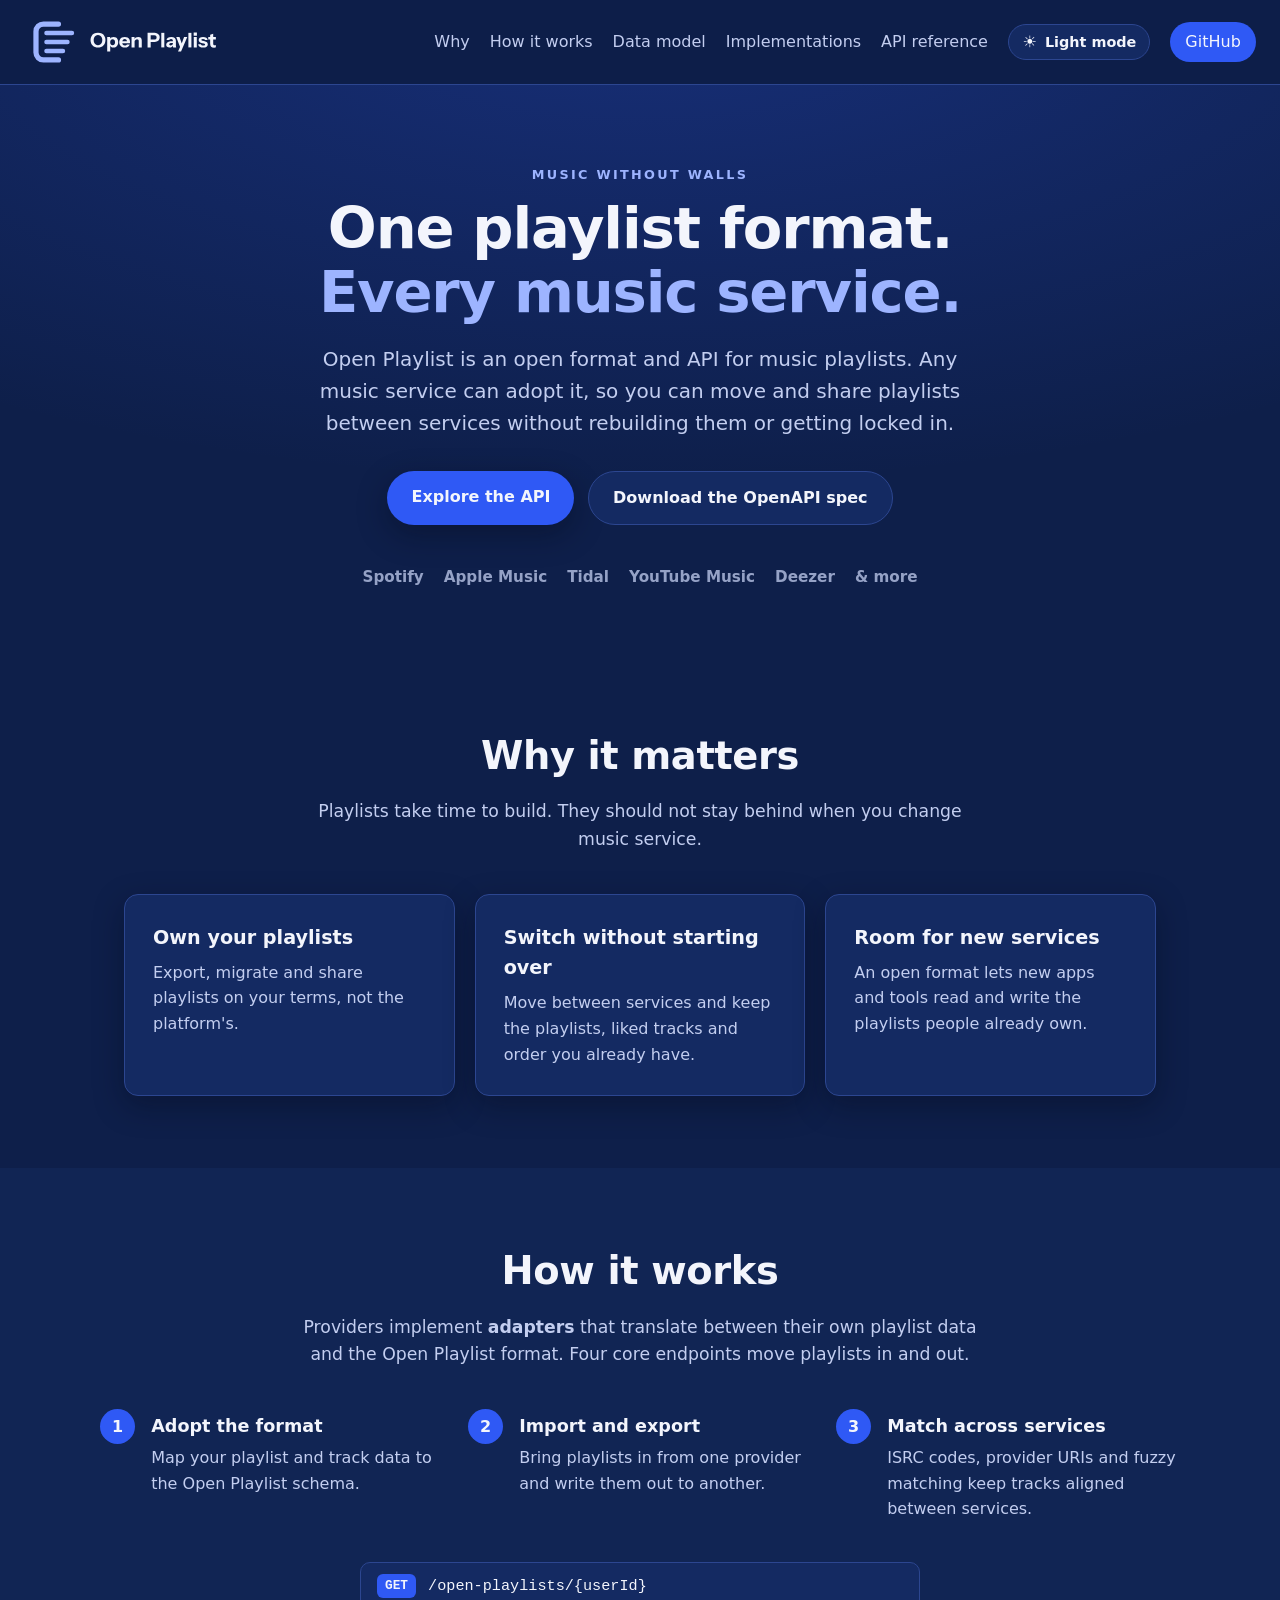
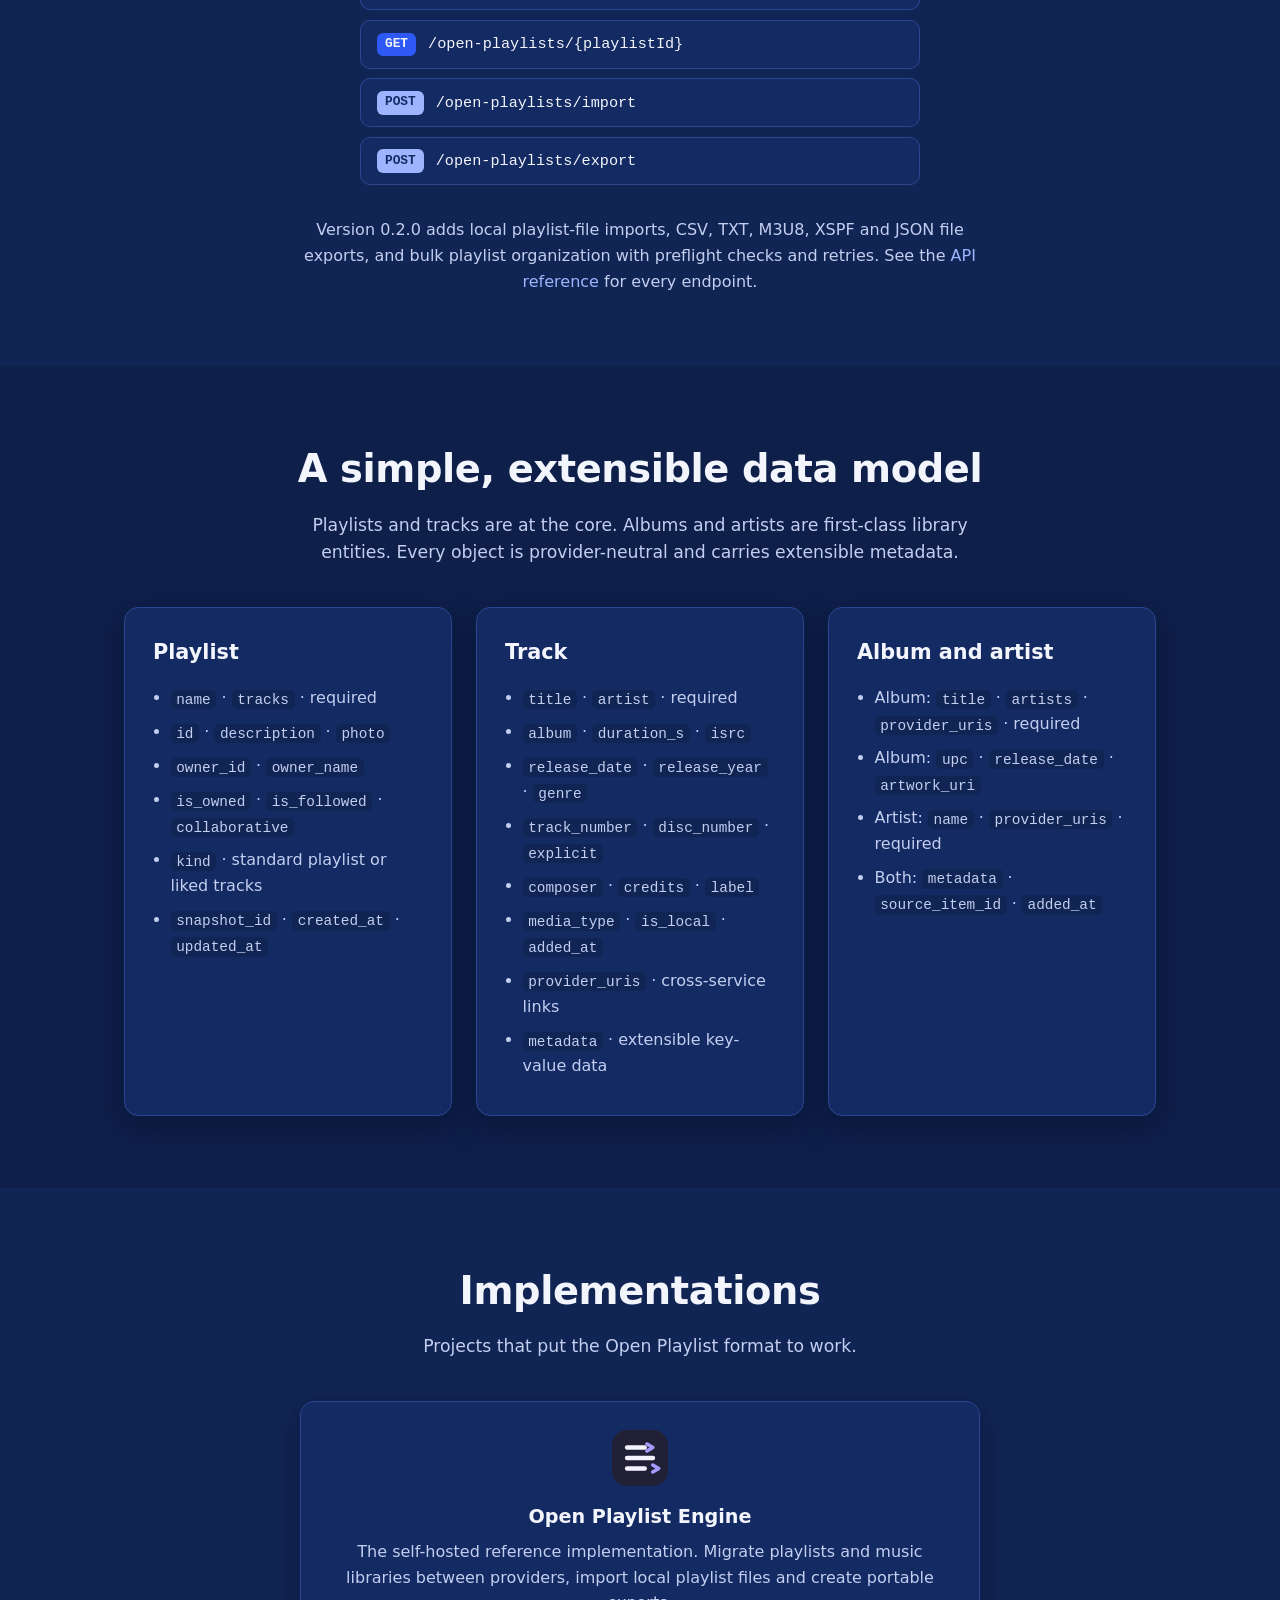
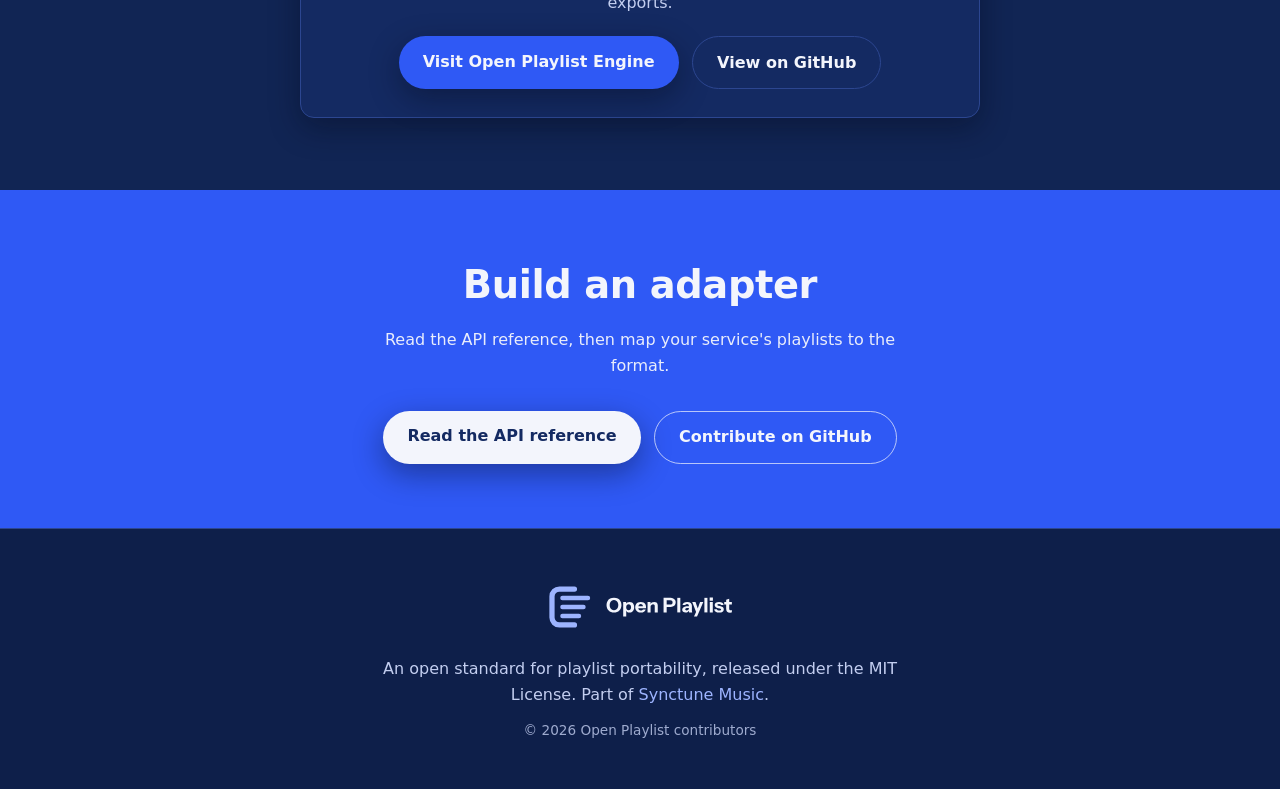
<file: site/index.html>
<!DOCTYPE html>
<html lang="en">
<head>
  <meta charset="UTF-8" />
  <meta name="viewport" content="width=device-width, initial-scale=1.0" />
  <title>Open Playlist | One playlist format for every music service</title>
  <meta name="description" content="Open Playlist is an open format and API for music playlists. Any service can adopt it, so playlists can move between Spotify, Apple Music, Tidal, YouTube Music, Deezer and more without lock-in." />
  <meta property="og:type" content="website" />
  <meta property="og:title" content="Open Playlist | One playlist format for every music service" />
  <meta property="og:description" content="An open format and API for music playlists. Move and share playlists between music services without lock-in." />
  <meta property="og:url" content="https://open-playlist.synctune.it/" />
  <meta property="og:image" content="https://open-playlist.synctune.it/assets/social-card.png" />
  <meta property="og:image:width" content="1280" />
  <meta property="og:image:height" content="640" />
  <meta property="og:image:alt" content="Blue playlist rows extending beyond an open frame." />
  <meta name="theme-color" content="#0e1f4a" />
  <link rel="canonical" href="https://open-playlist.synctune.it/" />
  <link rel="icon" type="image/svg+xml" href="assets/favicon.svg" />
  <link rel="icon" sizes="any" href="assets/favicon.ico" />
  <link rel="apple-touch-icon" href="assets/apple-touch-icon.png" />
  <script src="theme.js"></script>
  <link rel="stylesheet" href="styles.css" />
</head>
<body>
  <header class="site-header">
    <a class="brand" href="./" aria-label="Open Playlist home">
      <img class="logo-dark" src="assets/logo-on-dark.svg" alt="Open Playlist" width="200" height="60" />
      <img class="logo-light" src="assets/logo-on-light.svg" alt="Open Playlist" width="200" height="60" />
    </a>
    <nav class="nav">
      <a href="#why">Why</a>
      <a href="#how">How it works</a>
      <a href="#model">Data model</a>
      <a href="#implementations">Implementations</a>
      <a href="api">API reference</a>
      <button class="theme-toggle" type="button" data-theme-toggle>
        <span class="theme-toggle-icon" aria-hidden="true"></span>
        <span data-theme-toggle-label>Light mode</span>
      </button>
      <a class="nav-cta" href="https://github.com/mbianchidev/open-playlist">GitHub</a>
    </nav>
  </header>

  <main>
    <section class="hero">
      <div class="hero-inner">
        <p class="eyebrow">Music without walls</p>
        <h1>One playlist format.<br /><span class="accent-text">Every music service.</span></h1>
        <p class="lede">
          Open Playlist is an open format and API for music playlists. Any music
          service can adopt it, so you can move and share playlists between services
          without rebuilding them or getting locked in.
        </p>
        <div class="hero-actions">
          <a class="btn btn-primary" href="api">Explore the API</a>
          <a class="btn btn-ghost" href="open-playlist.yaml" download>Download the OpenAPI spec</a>
        </div>
        <div class="providers" aria-label="Music services the format is designed for">
          <span>Spotify</span><span>Apple Music</span><span>Tidal</span><span>YouTube Music</span><span>Deezer</span><span>&amp; more</span>
        </div>
      </div>
    </section>

    <section id="why" class="section">
      <h2>Why it matters</h2>
      <p class="section-lede">
        Playlists take time to build. They should not stay behind when you change
        music service.
      </p>
      <div class="cards">
        <article class="card">
          <h3>Own your playlists</h3>
          <p>Export, migrate and share playlists on your terms, not the platform's.</p>
        </article>
        <article class="card">
          <h3>Switch without starting over</h3>
          <p>Move between services and keep the playlists, liked tracks and order you already have.</p>
        </article>
        <article class="card">
          <h3>Room for new services</h3>
          <p>An open format lets new apps and tools read and write the playlists people already own.</p>
        </article>
      </div>
    </section>

    <section id="how" class="section section-alt">
      <h2>How it works</h2>
      <p class="section-lede">
        Providers implement <strong>adapters</strong> that translate between their own
        playlist data and the Open Playlist format. Four core endpoints move playlists
        in and out.
      </p>
      <div class="steps">
        <div class="step"><span class="step-num">1</span><div><h3>Adopt the format</h3><p>Map your playlist and track data to the Open Playlist schema.</p></div></div>
        <div class="step"><span class="step-num">2</span><div><h3>Import and export</h3><p>Bring playlists in from one provider and write them out to another.</p></div></div>
        <div class="step"><span class="step-num">3</span><div><h3>Match across services</h3><p>ISRC codes, provider URIs and fuzzy matching keep tracks aligned between services.</p></div></div>
      </div>
      <div class="endpoints">
        <code><span class="m get">GET</span> /open-playlists/{userId}</code>
        <code><span class="m get">GET</span> /open-playlists/{playlistId}</code>
        <code><span class="m post">POST</span> /open-playlists/import</code>
        <code><span class="m post">POST</span> /open-playlists/export</code>
      </div>
      <p class="section-note">
        Version 0.2.0 adds local playlist-file imports, CSV, TXT, M3U8, XSPF and JSON
        file exports, and bulk playlist organization with preflight checks and retries.
        See the <a href="api">API reference</a> for every endpoint.
      </p>
    </section>

    <section id="model" class="section">
      <h2>A simple, extensible data model</h2>
      <p class="section-lede">
        Playlists and tracks are at the core. Albums and artists are first-class
        library entities. Every object is provider-neutral and carries extensible metadata.
      </p>
      <div class="model-grid">
        <div class="model-col">
          <h3>Playlist</h3>
          <ul>
            <li><code>name</code> · <code>tracks</code> · required</li>
            <li><code>id</code> · <code>description</code> · <code>photo</code></li>
            <li><code>owner_id</code> · <code>owner_name</code></li>
            <li><code>is_owned</code> · <code>is_followed</code> · <code>collaborative</code></li>
            <li><code>kind</code> · standard playlist or liked tracks</li>
            <li><code>snapshot_id</code> · <code>created_at</code> · <code>updated_at</code></li>
          </ul>
        </div>
        <div class="model-col">
          <h3>Track</h3>
          <ul>
            <li><code>title</code> · <code>artist</code> · required</li>
            <li><code>album</code> · <code>duration_s</code> · <code>isrc</code></li>
            <li><code>release_date</code> · <code>release_year</code> · <code>genre</code></li>
            <li><code>track_number</code> · <code>disc_number</code> · <code>explicit</code></li>
            <li><code>composer</code> · <code>credits</code> · <code>label</code></li>
            <li><code>media_type</code> · <code>is_local</code> · <code>added_at</code></li>
            <li><code>provider_uris</code> · cross-service links</li>
            <li><code>metadata</code> · extensible key-value data</li>
          </ul>
        </div>
        <div class="model-col">
          <h3>Album and artist</h3>
          <ul>
            <li>Album: <code>title</code> · <code>artists</code> · <code>provider_uris</code> · required</li>
            <li>Album: <code>upc</code> · <code>release_date</code> · <code>artwork_uri</code></li>
            <li>Artist: <code>name</code> · <code>provider_uris</code> · required</li>
            <li>Both: <code>metadata</code> · <code>source_item_id</code> · <code>added_at</code></li>
          </ul>
        </div>
      </div>
    </section>

    <section id="implementations" class="section section-alt">
      <h2>Implementations</h2>
      <p class="section-lede">
        Projects that put the Open Playlist format to work.
      </p>
      <article class="card implementation-card">
        <img class="implementation-mark" src="assets/projects/open-playlist-engine.svg" alt="" width="56" height="56" />
        <h3>Open Playlist Engine</h3>
        <p>
          The self-hosted reference implementation. Migrate playlists and music
          libraries between providers, import local playlist files and create
          portable exports.
        </p>
        <div class="hero-actions">
          <a class="btn btn-primary" href="https://op-engine.synctune.it">Visit Open Playlist Engine</a>
          <a class="btn btn-ghost" href="https://github.com/mbianchidev/open-playlist-engine">View on GitHub</a>
        </div>
      </article>
    </section>

    <section class="cta-band">
      <h2>Build an adapter</h2>
      <p>Read the API reference, then map your service's playlists to the format.</p>
      <div class="hero-actions">
        <a class="btn btn-primary" href="api">Read the API reference</a>
        <a class="btn btn-ghost" href="https://github.com/mbianchidev/open-playlist">Contribute on GitHub</a>
      </div>
    </section>
  </main>

  <footer class="site-footer">
    <img class="logo-dark" src="assets/logo-on-dark.svg" alt="Open Playlist" width="200" height="60" />
    <img class="logo-light" src="assets/logo-on-light.svg" alt="Open Playlist" width="200" height="60" />
    <p>An open standard for playlist portability, released under the MIT License. Part of <a href="https://music.synctune.it">Synctune Music</a>.</p>
    <p class="muted">© <span id="year"></span> Open Playlist contributors</p>
  </footer>
  <script>document.getElementById('year').textContent = new Date().getFullYear();</script>
</body>
</html>
</file>
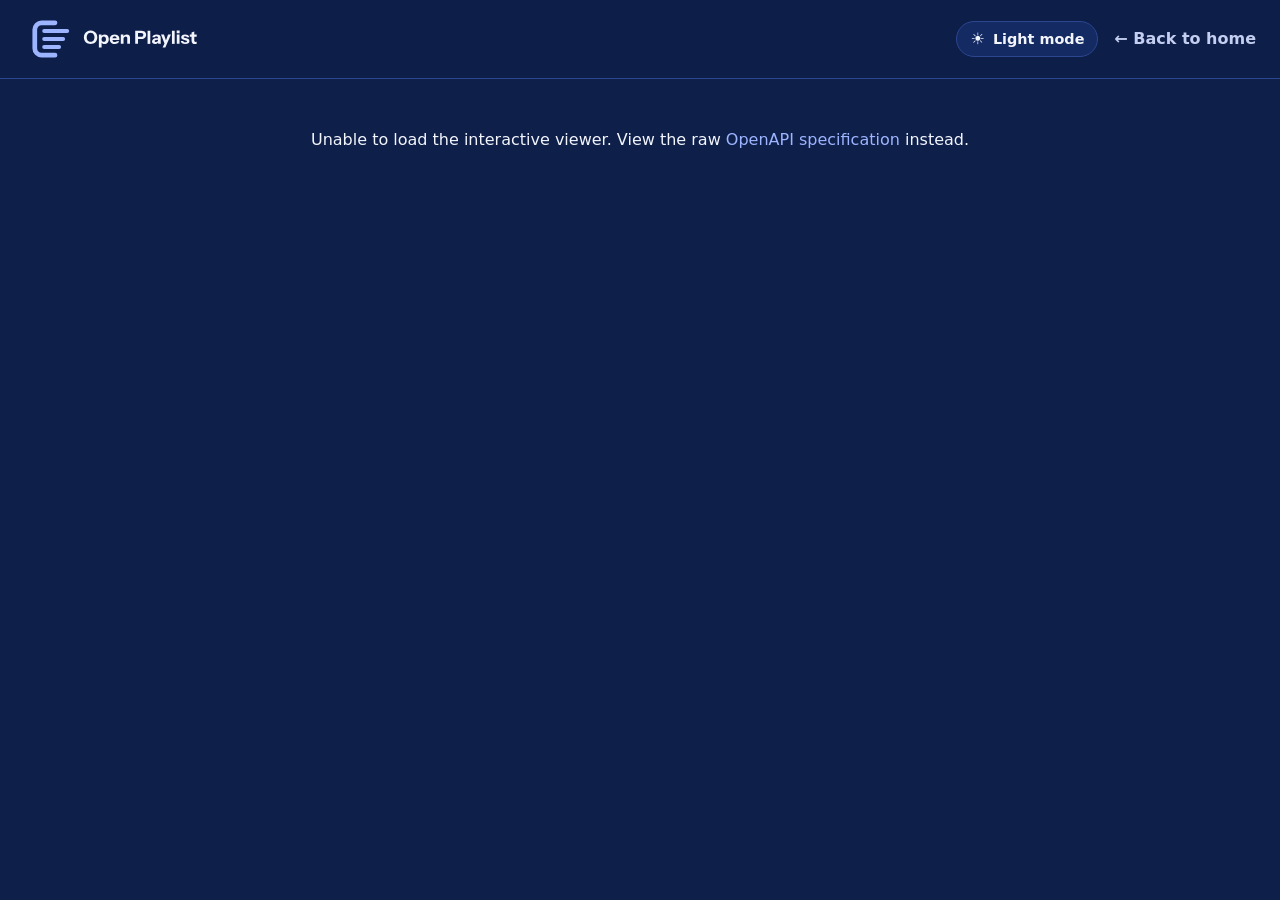
<file: site/api.html>
<!DOCTYPE html>
<html lang="en">
<head>
  <meta charset="UTF-8" />
  <meta name="viewport" content="width=device-width, initial-scale=1.0" />
  <title>API reference | Open Playlist</title>
  <meta name="description" content="Interactive reference for the Open Playlist OpenAPI specification." />
  <meta name="theme-color" content="#0e1f4a" />
  <link rel="canonical" href="https://open-playlist.synctune.it/api" />
  <link rel="icon" type="image/svg+xml" href="assets/favicon.svg" />
  <link rel="icon" sizes="any" href="assets/favicon.ico" />
  <link rel="apple-touch-icon" href="assets/apple-touch-icon.png" />
  <script src="theme.js"></script>
  <link rel="stylesheet" href="styles.css" />
  <style>body { margin: 0; }</style>
</head>
<body>
  <div class="api-topbar">
    <a class="brand" href="./" aria-label="Open Playlist home">
      <img class="logo-dark" src="assets/logo-on-dark.svg" alt="Open Playlist" width="180" height="54" />
      <img class="logo-light" src="assets/logo-on-light.svg" alt="Open Playlist" width="180" height="54" />
    </a>
    <div class="api-actions">
      <button class="theme-toggle" type="button" data-theme-toggle>
        <span class="theme-toggle-icon" aria-hidden="true"></span>
        <span data-theme-toggle-label>Light mode</span>
      </button>
      <a class="back" href="./">← Back to home</a>
    </div>
  </div>
  <div id="redoc-container">
    <noscript>
      <p style="padding:2rem;text-align:center">
        This API reference requires JavaScript. You can view the raw
        <a href="open-playlist.yaml">OpenAPI specification</a> directly.
      </p>
    </noscript>
  </div>
  <script type="module">
    const container = document.getElementById('redoc-container');
    const specUrl = 'open-playlist.yaml';

    try {
      const { init } = await import('https://cdn.redoc.ly/redoc/v3.2.0/bundles/redoc.standalone.js');
      init(
        specUrl,
        {
          disableTelemetry: true,
          downloadUrls: [{ title: 'Download OpenAPI description', url: specUrl }]
        },
        container
      );
    } catch (error) {
      console.error('Unable to load the interactive API reference.', error);
      container.innerHTML =
        '<p style="padding:2rem;text-align:center">Unable to load the interactive viewer. ' +
        'View the raw <a href="open-playlist.yaml">OpenAPI specification</a> instead.</p>';
    }
  </script>
</body>
</html>
</file>
<file: site/styles.css>
/* Colors come from the Open Playlist brand kit (synctune-io/branding,
   brands/open-playlist/colors): Transit blue #2F59F5, Deep blue #142A62,
   Chalk #F3F5FC and Night tint #9DB4FF. Surfaces are tints of Deep blue. */
:root {
  color-scheme: dark;
  --transit-blue: #2f59f5;
  --deep-blue: #142a62;
  --chalk: #f3f5fc;
  --night-tint: #9db4ff;
  --accent: var(--night-tint);
  --ink: var(--chalk);
  --slate: #c3cef0;
  --bg: #0e1f4a;
  --bg-alt: #112554;
  --surface: var(--deep-blue);
  --surface-hover: #1b3578;
  --header-bg: rgba(14, 31, 74, 0.9);
  --border: #2c4690;
  --focus: var(--night-tint);
  --radius: 14px;
  --hero-glow: rgba(47, 89, 245, 0.28);
  --shadow: 0 10px 30px rgba(4, 10, 28, 0.4);
}

:root[data-theme="light"] {
  color-scheme: light;
  --accent: var(--transit-blue);
  --ink: var(--deep-blue);
  --slate: #3b4d85;
  --bg: var(--chalk);
  --bg-alt: #e7ecfa;
  --surface: #ffffff;
  --surface-hover: #e7ecfa;
  --header-bg: rgba(243, 245, 252, 0.9);
  --border: #c9d3f1;
  --focus: var(--transit-blue);
  --hero-glow: rgba(47, 89, 245, 0.14);
  --shadow: 0 10px 30px rgba(20, 42, 98, 0.08);
}

* { box-sizing: border-box; }

html { scroll-behavior: smooth; }

body {
  margin: 0;
  font-family: "Segoe UI", system-ui, -apple-system, Roboto, Helvetica, Arial, sans-serif;
  color: var(--ink);
  background: var(--bg);
  line-height: 1.6;
  -webkit-font-smoothing: antialiased;
  transition: background-color 0.2s ease, color 0.2s ease;
}

a { color: var(--accent); text-decoration: none; }
a:hover { text-decoration: underline; }
a:focus-visible, button:focus-visible {
  outline: 3px solid var(--focus);
  outline-offset: 3px;
}

/* Header */
.site-header {
  position: sticky;
  top: 0;
  z-index: 20;
  display: flex;
  align-items: center;
  justify-content: space-between;
  gap: 1rem;
  padding: 0.75rem 1.5rem;
  background: var(--header-bg);
  backdrop-filter: blur(10px);
  border-bottom: 1px solid var(--border);
  flex-wrap: wrap;
}
.brand { display: inline-flex; align-items: center; }
.logo-light { display: none; }
:root[data-theme="light"] .logo-dark { display: none; }
:root[data-theme="light"] .logo-light { display: inline-block; }
.brand:hover { text-decoration: none; }
.nav { display: flex; align-items: center; gap: 1.25rem; flex-wrap: wrap; }
.nav a { color: var(--slate); font-weight: 500; }
.nav a:hover { color: var(--ink); text-decoration: none; }
.nav-cta {
  background: var(--transit-blue);
  color: var(--chalk) !important;
  padding: 0.45rem 0.95rem;
  border-radius: 999px;
}
.nav-cta:hover { opacity: 0.92; }

.theme-toggle {
  display: inline-flex;
  align-items: center;
  gap: 0.45rem;
  padding: 0.55rem 0.8rem;
  border: 1px solid var(--border);
  border-radius: 999px;
  background: var(--surface);
  color: var(--ink);
  font: inherit;
  font-size: 0.9rem;
  font-weight: 600;
  line-height: 1;
  cursor: pointer;
  transition: background-color 0.15s ease, border-color 0.15s ease, transform 0.15s ease;
}
.theme-toggle:hover {
  background: var(--surface-hover);
  border-color: var(--accent);
  transform: translateY(-1px);
}
.theme-toggle-icon::before {
  content: "\2600";
  display: block;
  width: 1em;
  font-size: 1rem;
  line-height: 1;
  text-align: center;
}
:root[data-theme="light"] .theme-toggle-icon::before { content: "\263E"; }

/* Hero */
.hero {
  background: radial-gradient(1200px 500px at 50% -100px, var(--hero-glow), transparent);
  padding: 5rem 1.5rem 4rem;
  text-align: center;
}
.hero-inner { max-width: 820px; margin: 0 auto; }
.eyebrow {
  text-transform: uppercase;
  letter-spacing: 0.18em;
  font-size: 0.8rem;
  font-weight: 700;
  color: var(--accent);
  margin: 0 0 0.75rem;
}
.hero h1 {
  font-size: clamp(2.2rem, 6vw, 3.6rem);
  line-height: 1.1;
  margin: 0 0 1.2rem;
  letter-spacing: -0.02em;
}
.accent-text { color: var(--accent); }
.lede {
  font-size: clamp(1.05rem, 2.5vw, 1.25rem);
  color: var(--slate);
  max-width: 680px;
  margin: 0 auto 2rem;
}
.hero-actions {
  display: flex;
  gap: 0.85rem;
  justify-content: center;
  flex-wrap: wrap;
}

.btn {
  display: inline-block;
  padding: 0.8rem 1.5rem;
  border-radius: 999px;
  font-weight: 600;
  transition: transform 0.15s ease, box-shadow 0.15s ease, opacity 0.15s ease;
}
.btn:hover { text-decoration: none; transform: translateY(-1px); }
.btn-primary { background: var(--transit-blue); color: var(--chalk); box-shadow: var(--shadow); }
.btn-ghost { background: var(--surface); color: var(--ink); border: 1px solid var(--border); }

.providers {
  display: flex;
  gap: 0.5rem 1.25rem;
  justify-content: center;
  flex-wrap: wrap;
  margin-top: 2.5rem;
  color: var(--slate);
  font-weight: 600;
  font-size: 0.95rem;
}
.providers span { opacity: 0.75; }

/* Sections */
.section { max-width: 1080px; margin: 0 auto; padding: 4.5rem 1.5rem; }
.section-alt { background: var(--bg-alt); max-width: none; }
.section-alt > * { max-width: 1080px; margin-left: auto; margin-right: auto; }
.section h2, .cta-band h2 {
  font-size: clamp(1.7rem, 4vw, 2.4rem);
  text-align: center;
  margin: 0 auto 0.75rem;
  letter-spacing: -0.01em;
}
.section-lede {
  text-align: center;
  color: var(--slate);
  max-width: 680px;
  margin: 0 auto 2.5rem;
  font-size: 1.08rem;
}

/* Cards */
.cards { display: grid; grid-template-columns: repeat(auto-fit, minmax(240px, 1fr)); gap: 1.25rem; }
.card {
  background: var(--surface);
  border: 1px solid var(--border);
  border-radius: var(--radius);
  padding: 1.75rem;
  box-shadow: var(--shadow);
}
.card h3 { margin: 0 0 0.4rem; font-size: 1.2rem; }
.card p { margin: 0; color: var(--slate); }
.implementation-card { max-width: 680px; margin: 0 auto; text-align: center; }
.implementation-mark { display: block; margin: 0 auto 1rem; }
.implementation-card .hero-actions { margin-top: 1.25rem; }

/* Steps */
.steps { display: grid; grid-template-columns: repeat(auto-fit, minmax(260px, 1fr)); gap: 1.5rem; margin-bottom: 2.5rem; }
.step { display: flex; gap: 1rem; align-items: flex-start; }
.step-num {
  flex: none;
  width: 2.2rem; height: 2.2rem;
  display: grid; place-items: center;
  border-radius: 999px;
  background: var(--transit-blue);
  color: var(--chalk);
  font-weight: 700;
}
.step h3 { margin: 0.2rem 0 0.3rem; font-size: 1.1rem; }
.step p { margin: 0; color: var(--slate); }

.endpoints { display: grid; gap: 0.6rem; max-width: 560px; margin: 0 auto; }
.endpoints code {
  display: flex;
  align-items: center;
  gap: 0.75rem;
  background: var(--surface);
  border: 1px solid var(--border);
  border-radius: 10px;
  padding: 0.7rem 1rem;
  font-family: "SFMono-Regular", Consolas, "Liberation Mono", Menlo, monospace;
  font-size: 0.95rem;
}
.m { font-weight: 700; padding: 0.1rem 0.5rem; border-radius: 6px; font-size: 0.8rem; }
.m.get { background: var(--transit-blue); color: var(--chalk); }
.m.post { background: var(--night-tint); color: var(--deep-blue); }
.section-note { text-align: center; color: var(--slate); max-width: 680px; margin: 2rem auto 0; }

/* Data model */
.model-grid { display: grid; grid-template-columns: repeat(auto-fit, minmax(280px, 1fr)); gap: 1.5rem; }
.model-col {
  background: var(--surface);
  border: 1px solid var(--border);
  border-radius: var(--radius);
  padding: 1.75rem;
  box-shadow: var(--shadow);
}
.model-col h3 { margin: 0 0 1rem; font-size: 1.3rem; }
.model-col ul { margin: 0; padding-left: 1.1rem; color: var(--slate); }
.model-col li { margin-bottom: 0.5rem; }
code {
  background: var(--bg-alt);
  border-radius: 5px;
  padding: 0.1rem 0.35rem;
  font-family: "SFMono-Regular", Consolas, "Liberation Mono", Menlo, monospace;
  font-size: 0.9em;
}

/* CTA band */
.cta-band {
  text-align: center;
  background: var(--transit-blue);
  color: var(--chalk);
  padding: 4rem 1.5rem;
}
.cta-band h2 { color: var(--chalk); }
.cta-band p { margin: 0 auto 2rem; max-width: 540px; opacity: 0.95; }
.cta-band .btn-primary { background: var(--chalk); color: var(--deep-blue); }
.cta-band .btn-ghost { background: transparent; color: var(--chalk); border-color: rgba(243, 245, 252, 0.7); }
.cta-band a:focus-visible { outline-color: var(--chalk); }

/* Footer */
.site-footer {
  text-align: center;
  padding: 3rem 1.5rem;
  border-top: 1px solid var(--border);
}
.site-footer p { margin: 0.75rem auto 0; color: var(--slate); max-width: 520px; }
.site-footer .muted { font-size: 0.85rem; opacity: 0.8; }

/* API page */
.api-topbar {
  display: flex;
  align-items: center;
  justify-content: space-between;
  padding: 0.75rem 1.5rem;
  border-bottom: 1px solid var(--border);
  position: sticky;
  top: 0;
  background: var(--header-bg);
  backdrop-filter: blur(10px);
  z-index: 20;
}
.api-actions { display: flex; align-items: center; gap: 1rem; }
.api-topbar .back { color: var(--slate); font-weight: 600; }
#redoc-container { min-height: 70vh; background: var(--bg); }

/* Redoc 3 follows <html data-theme>; map its CSS variables to the site palette. */
:root:has(.redoc.light),
:root:has(.redoc.dark) {
  --font-family-base: "Segoe UI", system-ui, -apple-system, Roboto, Helvetica, Arial, sans-serif;
  --color-primary-base: var(--accent);
  --link-color-primary: var(--accent);
  --link-color-primary-hover: var(--ink);
  --bg-color: var(--bg);
  --sidebar-bg-color: var(--bg-alt);
  --text-color-primary: var(--ink);
  --text-color-secondary: var(--slate);
  --border-color-primary: var(--border);
}
:root:has(.redoc.dark) { --code-block-bg-color: #081436; }
:root:has(.redoc.light) { --code-block-bg-color: #142a62; }

@media (max-width: 640px) {
  .site-header { justify-content: center; }
  .site-header .brand { width: 100%; justify-content: center; }
  .nav { justify-content: center; gap: 0.75rem 1rem; }
  .api-topbar { padding-inline: 1rem; }
  .api-actions { gap: 0.65rem; }
  .theme-toggle [data-theme-toggle-label] { display: none; }
}
</file>
